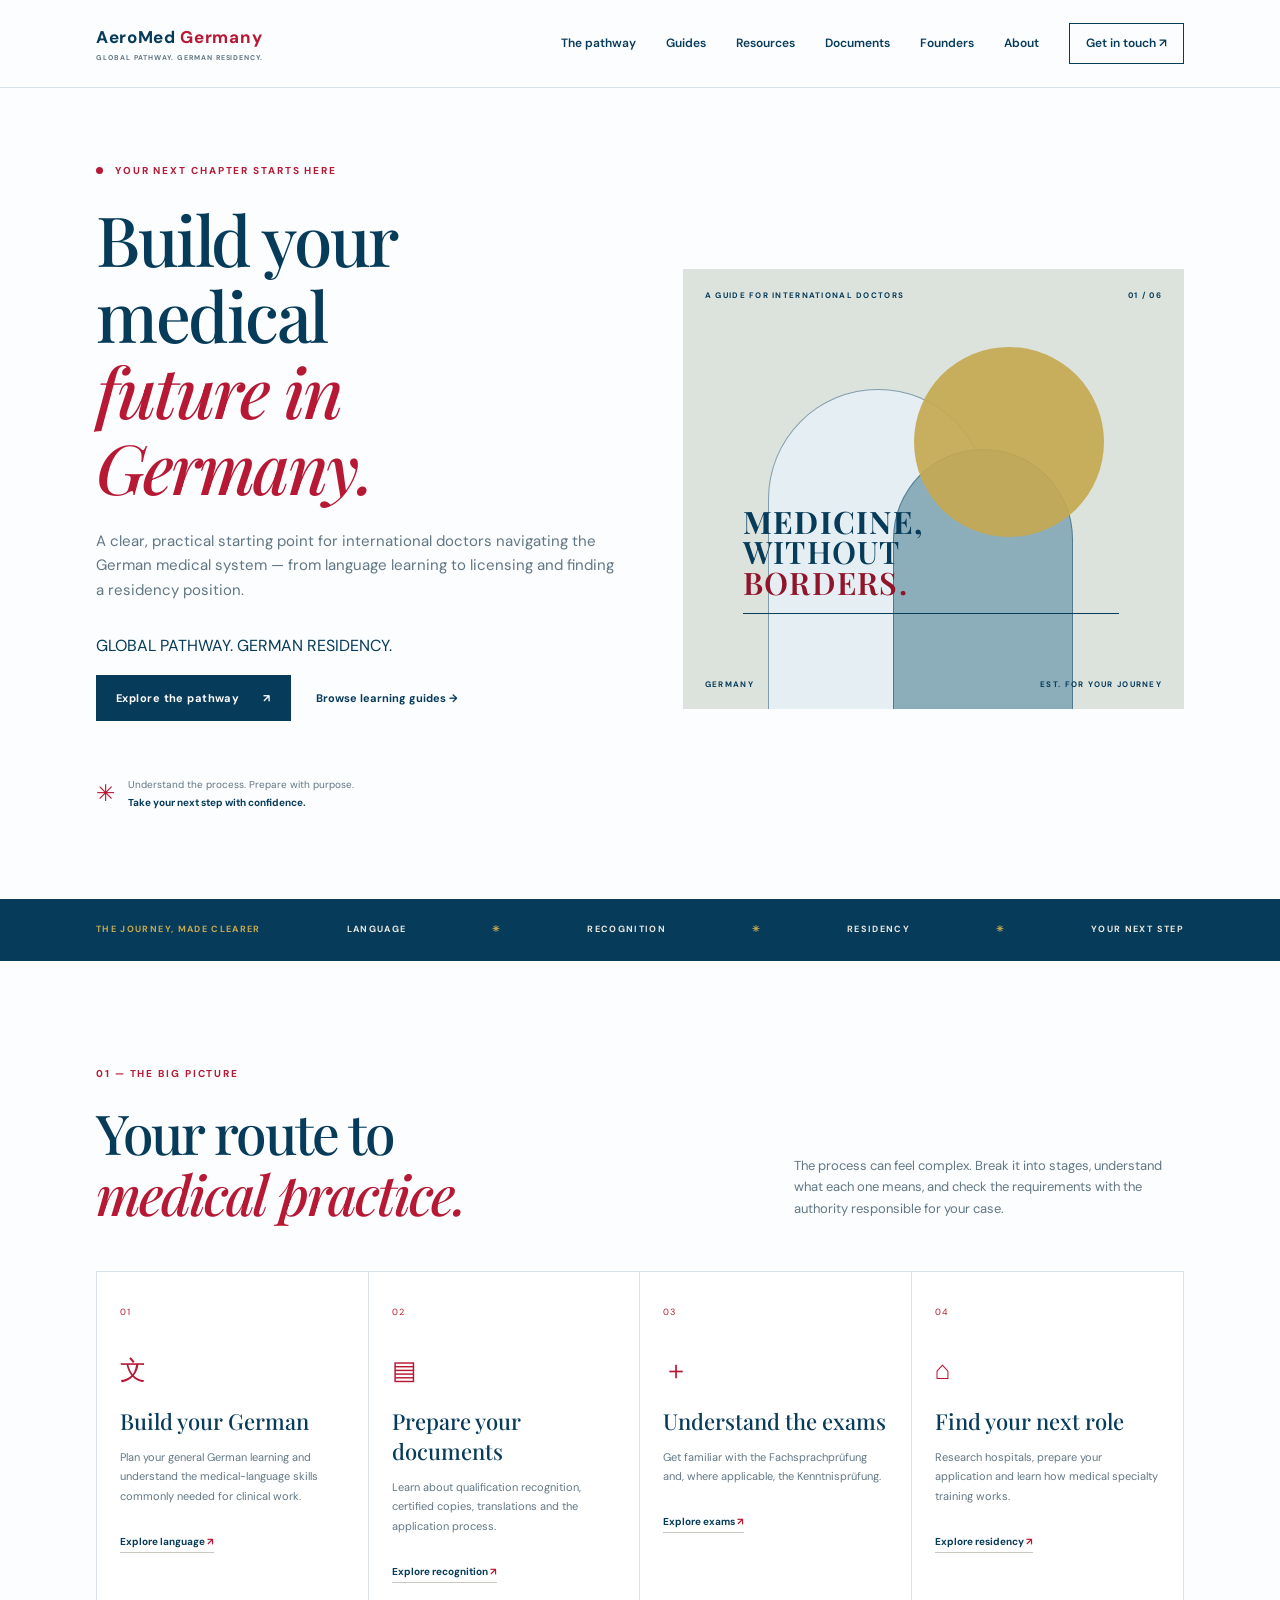
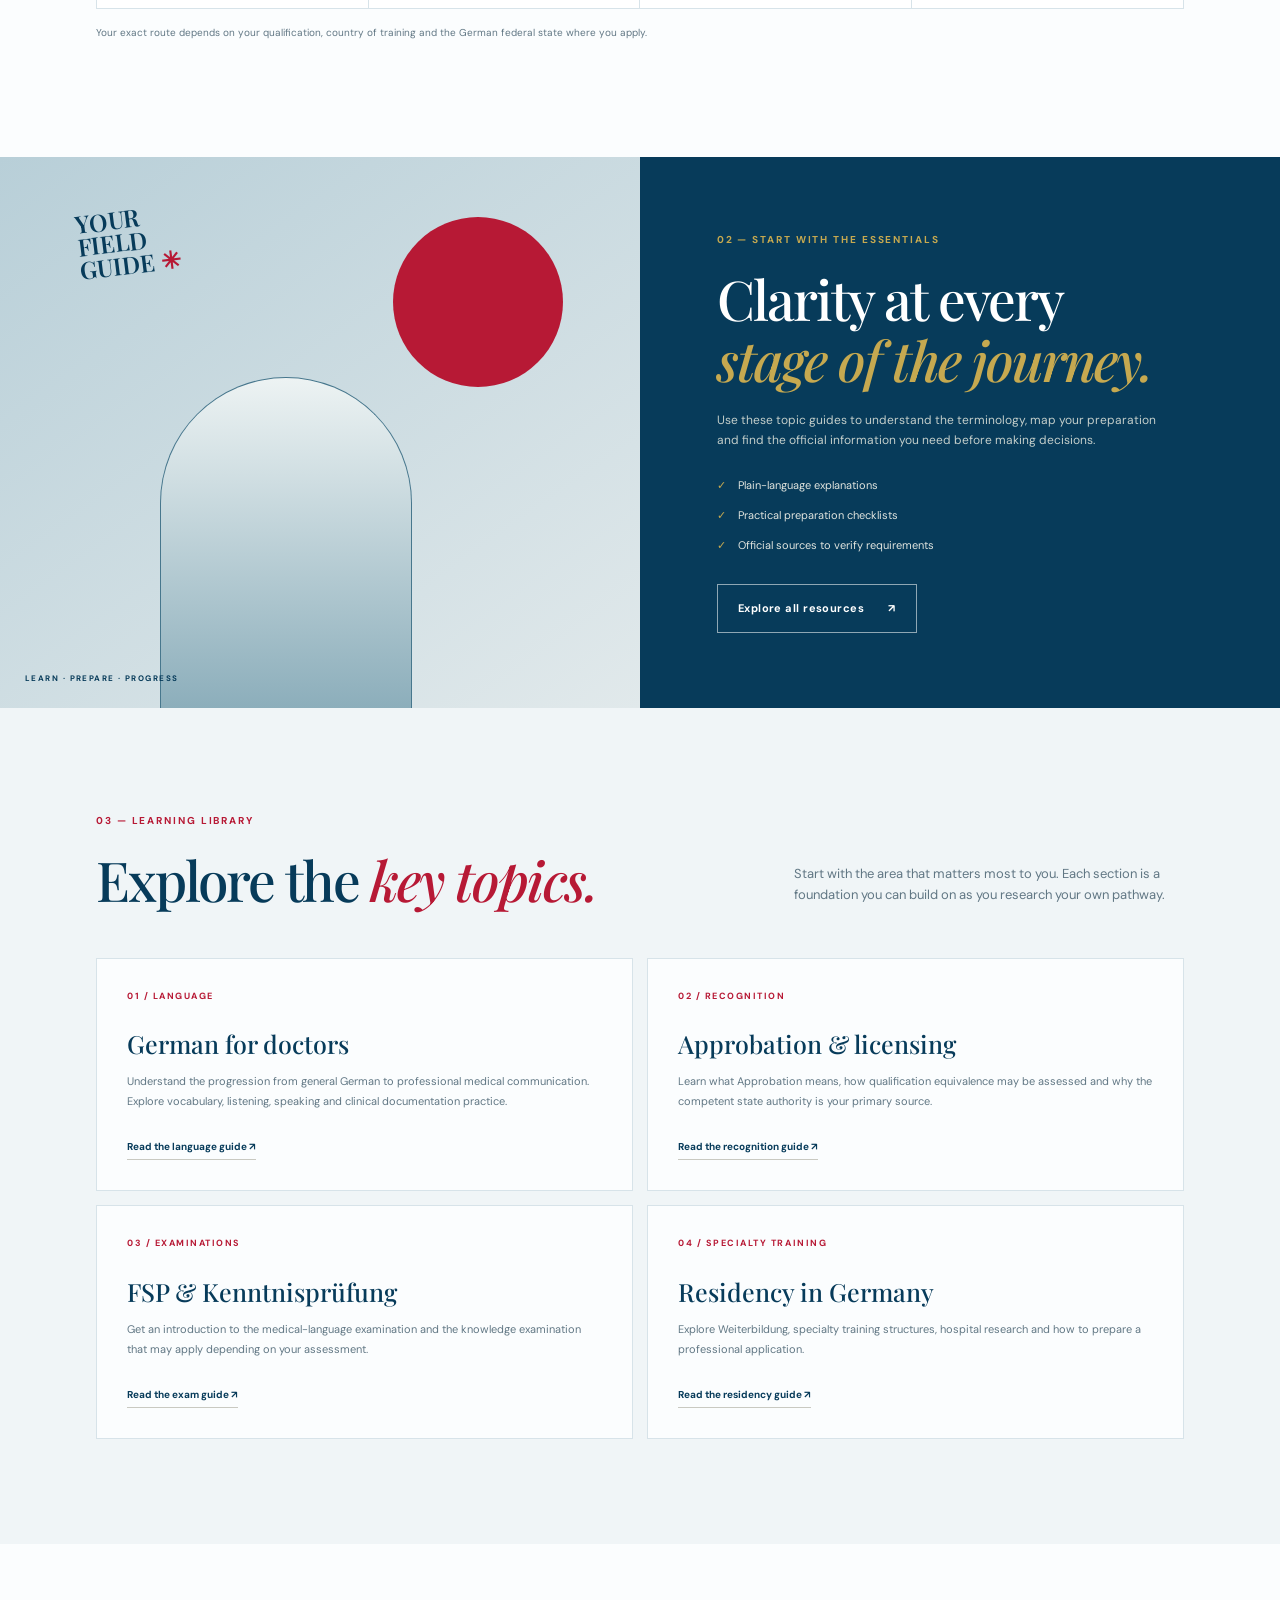
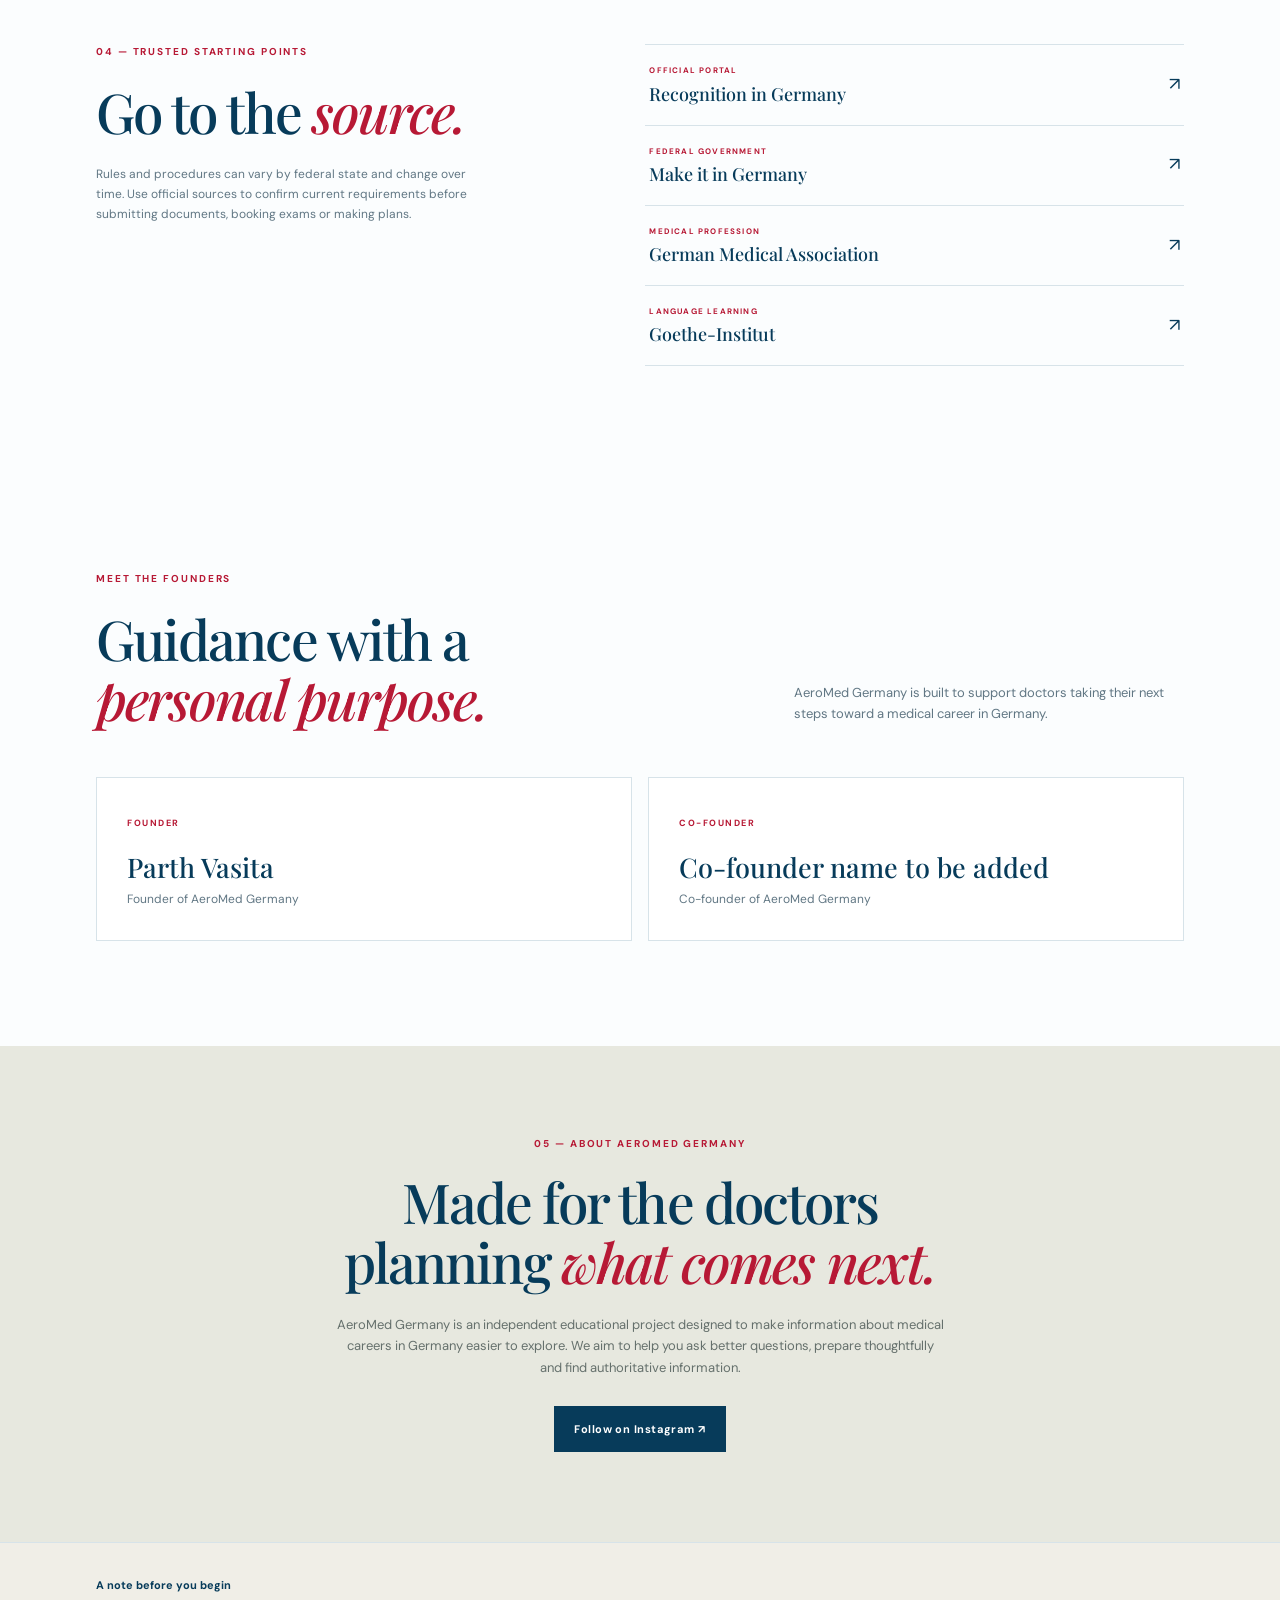
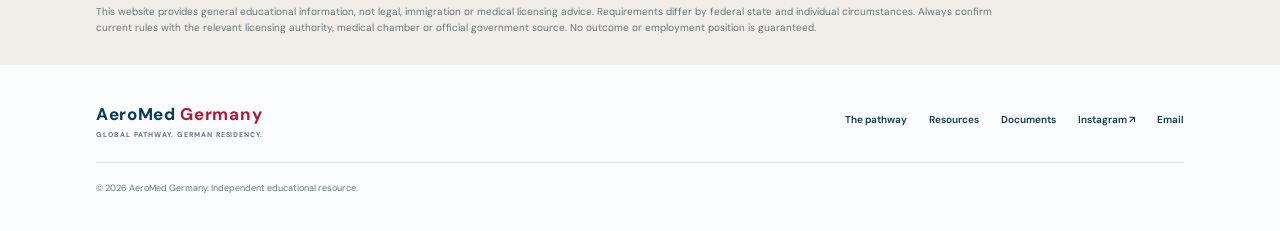
<file: index.html>
<!doctype html>
<html lang="en">
<head>
  <meta charset="utf-8">
  <meta name="viewport" content="width=device-width, initial-scale=1">
  <title>AeroMed Germany | Global Pathway. German Residency.</title>
  <meta name="description" content="AeroMed Germany supports international medical graduates exploring language learning, Approbation, exams and medical residency pathways in Germany.">
  <meta name="theme-color" content="#073b5a">
  <link rel="canonical" href="https://germanpg854.github.io/">
  
  <link rel="preconnect" href="https://fonts.googleapis.com">
  <link rel="preconnect" href="https://fonts.gstatic.com" crossorigin>
  <link href="https://fonts.googleapis.com/css2?family=DM+Sans:wght@400;500;600;700&family=Playfair+Display:wght@500;600;700&display=swap" rel="stylesheet">
  <link rel="stylesheet" href="styles.css">
</head>
<body>
  <a class="skip-link" href="#main">Skip to content</a>
  <header class="site-header">
    <a class="brand" href="index.html" aria-label="AeroMed Germany home">
      <span class="brand-name">AeroMed <span>Germany</span><small>GLOBAL PATHWAY. GERMAN RESIDENCY.</small></span>
    </a>
    <button class="menu-toggle" aria-label="Open navigation" aria-expanded="false">☰</button>
    <nav class="main-nav" aria-label="Main navigation">
      <a href="#pathway">The pathway</a><a href="#guides">Guides</a><a href="#resources">Resources</a><a href="documents.html">Documents</a><a href="#founders">Founders</a><a href="#about">About</a>
      <a class="nav-cta" href="mailto:germanpg854@gmail.com">Get in touch ↗</a>
    </nav>
  </header>

  <main id="main">
    <section class="hero">
      <div class="hero-copy">
        <p class="eyebrow"><span></span> YOUR NEXT CHAPTER STARTS HERE</p>
        <h1>Build your medical<br><em>future in Germany.</em></h1>
        <p class="hero-intro">A clear, practical starting point for international doctors navigating the German medical system — from language learning to licensing and finding a residency position.</p><p class="brand-tagline">GLOBAL PATHWAY. GERMAN RESIDENCY.</p>
        <div class="hero-actions"><a class="button button-dark" href="#pathway">Explore the pathway <span>↗</span></a><a class="text-link" href="#guides">Browse learning guides <span>→</span></a></div>
        <div class="hero-note"><span class="note-icon">✳</span><span>Understand the process. Prepare with purpose.<br><b>Take your next step with confidence.</b></span></div>
      </div>
      <div class="hero-art" aria-label="Abstract editorial illustration inspired by European architecture">
        <div class="art-top">A GUIDE FOR INTERNATIONAL DOCTORS <span>01 / 06</span></div>
        <div class="arch arch-one"></div><div class="arch arch-two"></div>
        <div class="art-sun"></div><div class="art-line"></div>
        <div class="art-caption"><b>MEDICINE,</b><br>WITHOUT<br><i>BORDERS.</i></div>
        <div class="art-bottom"><span>GERMANY</span><span>EST. FOR YOUR JOURNEY</span></div>
      </div>
    </section>

    <section class="trust-strip"><span>THE JOURNEY, MADE CLEARER</span><span>LANGUAGE</span><i>✳</i><span>RECOGNITION</span><i>✳</i><span>RESIDENCY</span><i>✳</i><span>YOUR NEXT STEP</span></section>

    <section class="section pathway-section" id="pathway">
      <div class="section-heading"><div><p class="eyebrow">01 — THE BIG PICTURE</p><h2>Your route to<br><em>medical practice.</em></h2></div><p class="section-summary">The process can feel complex. Break it into stages, understand what each one means, and check the requirements with the authority responsible for your case.</p></div>
      <div class="pathway-grid">
        <article class="path-card"><span class="card-number">01</span><div class="card-icon">文</div><h3>Build your German</h3><p>Plan your general German learning and understand the medical-language skills commonly needed for clinical work.</p><a href="language.html">Explore language <span>↗</span></a></article>
        <article class="path-card"><span class="card-number">02</span><div class="card-icon">▤</div><h3>Prepare your documents</h3><p>Learn about qualification recognition, certified copies, translations and the application process.</p><a href="approbation.html">Explore recognition <span>↗</span></a></article>
        <article class="path-card"><span class="card-number">03</span><div class="card-icon">＋</div><h3>Understand the exams</h3><p>Get familiar with the Fachsprachprüfung and, where applicable, the Kenntnisprüfung.</p><a href="exams.html">Explore exams <span>↗</span></a></article>
        <article class="path-card"><span class="card-number">04</span><div class="card-icon">⌂</div><h3>Find your next role</h3><p>Research hospitals, prepare your application and learn how medical specialty training works.</p><a href="residency.html">Explore residency <span>↗</span></a></article>
      </div>
      <p class="small-print">Your exact route depends on your qualification, country of training and the German federal state where you apply.</p>
    </section>

    <section class="feature-section" id="guides">
      <div class="feature-image"><div class="feature-stamp">YOUR<br>FIELD<br>GUIDE <span>✳</span></div><div class="feature-image-label">LEARN · PREPARE · PROGRESS</div></div>
      <div class="feature-copy"><p class="eyebrow">02 — START WITH THE ESSENTIALS</p><h2>Clarity at every<br><em>stage of the journey.</em></h2><p>Use these topic guides to understand the terminology, map your preparation and find the official information you need before making decisions.</p><ul class="check-list"><li>Plain-language explanations</li><li>Practical preparation checklists</li><li>Official sources to verify requirements</li></ul><a class="button button-light" href="#resources">Explore all resources <span>↗</span></a></div>
    </section>

    <section class="section topic-section">
      <div class="section-heading"><div><p class="eyebrow">03 — LEARNING LIBRARY</p><h2>Explore the <em>key topics.</em></h2></div><p class="section-summary">Start with the area that matters most to you. Each section is a foundation you can build on as you research your own pathway.</p></div>
      <div class="topic-grid">
        <article class="topic-card" ><div class="topic-meta">01 / LANGUAGE</div><h3>German for doctors</h3><p>Understand the progression from general German to professional medical communication. Explore vocabulary, listening, speaking and clinical documentation practice.</p><a href="language.html">Read the language guide ↗</a></article>
        <article class="topic-card" ><div class="topic-meta">02 / RECOGNITION</div><h3>Approbation & licensing</h3><p>Learn what Approbation means, how qualification equivalence may be assessed and why the competent state authority is your primary source.</p><a href="approbation.html">Read the recognition guide ↗</a></article>
        <article class="topic-card" ><div class="topic-meta">03 / EXAMINATIONS</div><h3>FSP & Kenntnisprüfung</h3><p>Get an introduction to the medical-language examination and the knowledge examination that may apply depending on your assessment.</p><a href="exams.html">Read the exam guide ↗</a></article>
        <article class="topic-card" ><div class="topic-meta">04 / SPECIALTY TRAINING</div><h3>Residency in Germany</h3><p>Explore Weiterbildung, specialty training structures, hospital research and how to prepare a professional application.</p><a href="residency.html">Read the residency guide ↗</a></article>
      </div>
    </section>

    <section class="official-section" id="resources">
      <div class="official-copy"><p class="eyebrow">04 — TRUSTED STARTING POINTS</p><h2>Go to the <em>source.</em></h2><p>Rules and procedures can vary by federal state and change over time. Use official sources to confirm current requirements before submitting documents, booking exams or making plans.</p></div>
      <div class="resource-list">
        <a href="https://www.anerkennung-in-deutschland.de/html/en/" target="_blank" rel="noopener"><span><small>OFFICIAL PORTAL</small><b>Recognition in Germany</b></span><span>↗</span></a>
        <a href="https://www.make-it-in-germany.com/en/" target="_blank" rel="noopener"><span><small>FEDERAL GOVERNMENT</small><b>Make it in Germany</b></span><span>↗</span></a>
        <a href="https://www.bundesaerztekammer.de/" target="_blank" rel="noopener"><span><small>MEDICAL PROFESSION</small><b>German Medical Association</b></span><span>↗</span></a>
        <a href="https://www.goethe.de/en/" target="_blank" rel="noopener"><span><small>LANGUAGE LEARNING</small><b>Goethe-Institut</b></span><span>↗</span></a>
      </div>
    </section>

    <section class="founders-section section" id="founders">
      <div class="section-heading"><div><p class="eyebrow">MEET THE FOUNDERS</p><h2>Guidance with a<br><em>personal purpose.</em></h2></div><p class="section-summary">AeroMed Germany is built to support doctors taking their next steps toward a medical career in Germany.</p></div>
      <div class="founder-grid">
        <article class="founder-card"><span class="founder-role">FOUNDER</span><h3>Parth Vasita</h3><p>Founder of AeroMed Germany</p></article>
        <article class="founder-card"><span class="founder-role">CO-FOUNDER</span><h3>Co-founder name to be added</h3><p><!-- Update the name above when ready. -->Co-founder of AeroMed Germany</p></article>
      </div>
    </section>
    <section class="about-section" id="about"><p class="eyebrow">05 — ABOUT AEROMED GERMANY</p><h2>Made for the doctors<br>planning <em>what comes next.</em></h2><p>AeroMed Germany is an independent educational project designed to make information about medical careers in Germany easier to explore. We aim to help you ask better questions, prepare thoughtfully and find authoritative information.</p><a class="button button-dark" href="https://www.instagram.com/germanpg854/" target="_blank" rel="noopener">Follow on Instagram ↗</a></section>

    <section class="disclaimer"><b>A note before you begin</b><p>This website provides general educational information, not legal, immigration or medical licensing advice. Requirements differ by federal state and individual circumstances. Always confirm current rules with the relevant licensing authority, medical chamber or official government source. No outcome or employment position is guaranteed.</p></section>
  </main>

  <footer class="site-footer"><a class="brand footer-brand" href="index.html"><span class="brand-name">AeroMed <span>Germany</span><small>GLOBAL PATHWAY. GERMAN RESIDENCY.</small></span></a><div class="footer-links"><a href="#pathway">The pathway</a><a href="#resources">Resources</a><a href="documents.html">Documents</a><a href="https://www.instagram.com/germanpg854/" target="_blank" rel="noopener">Instagram ↗</a><a href="mailto:germanpg854@gmail.com">Email</a></div><p>© <span id="year"></span> AeroMed Germany. Independent educational resource.</p></footer>
  <script src="script.js"></script>
</body>
</html>
</file>
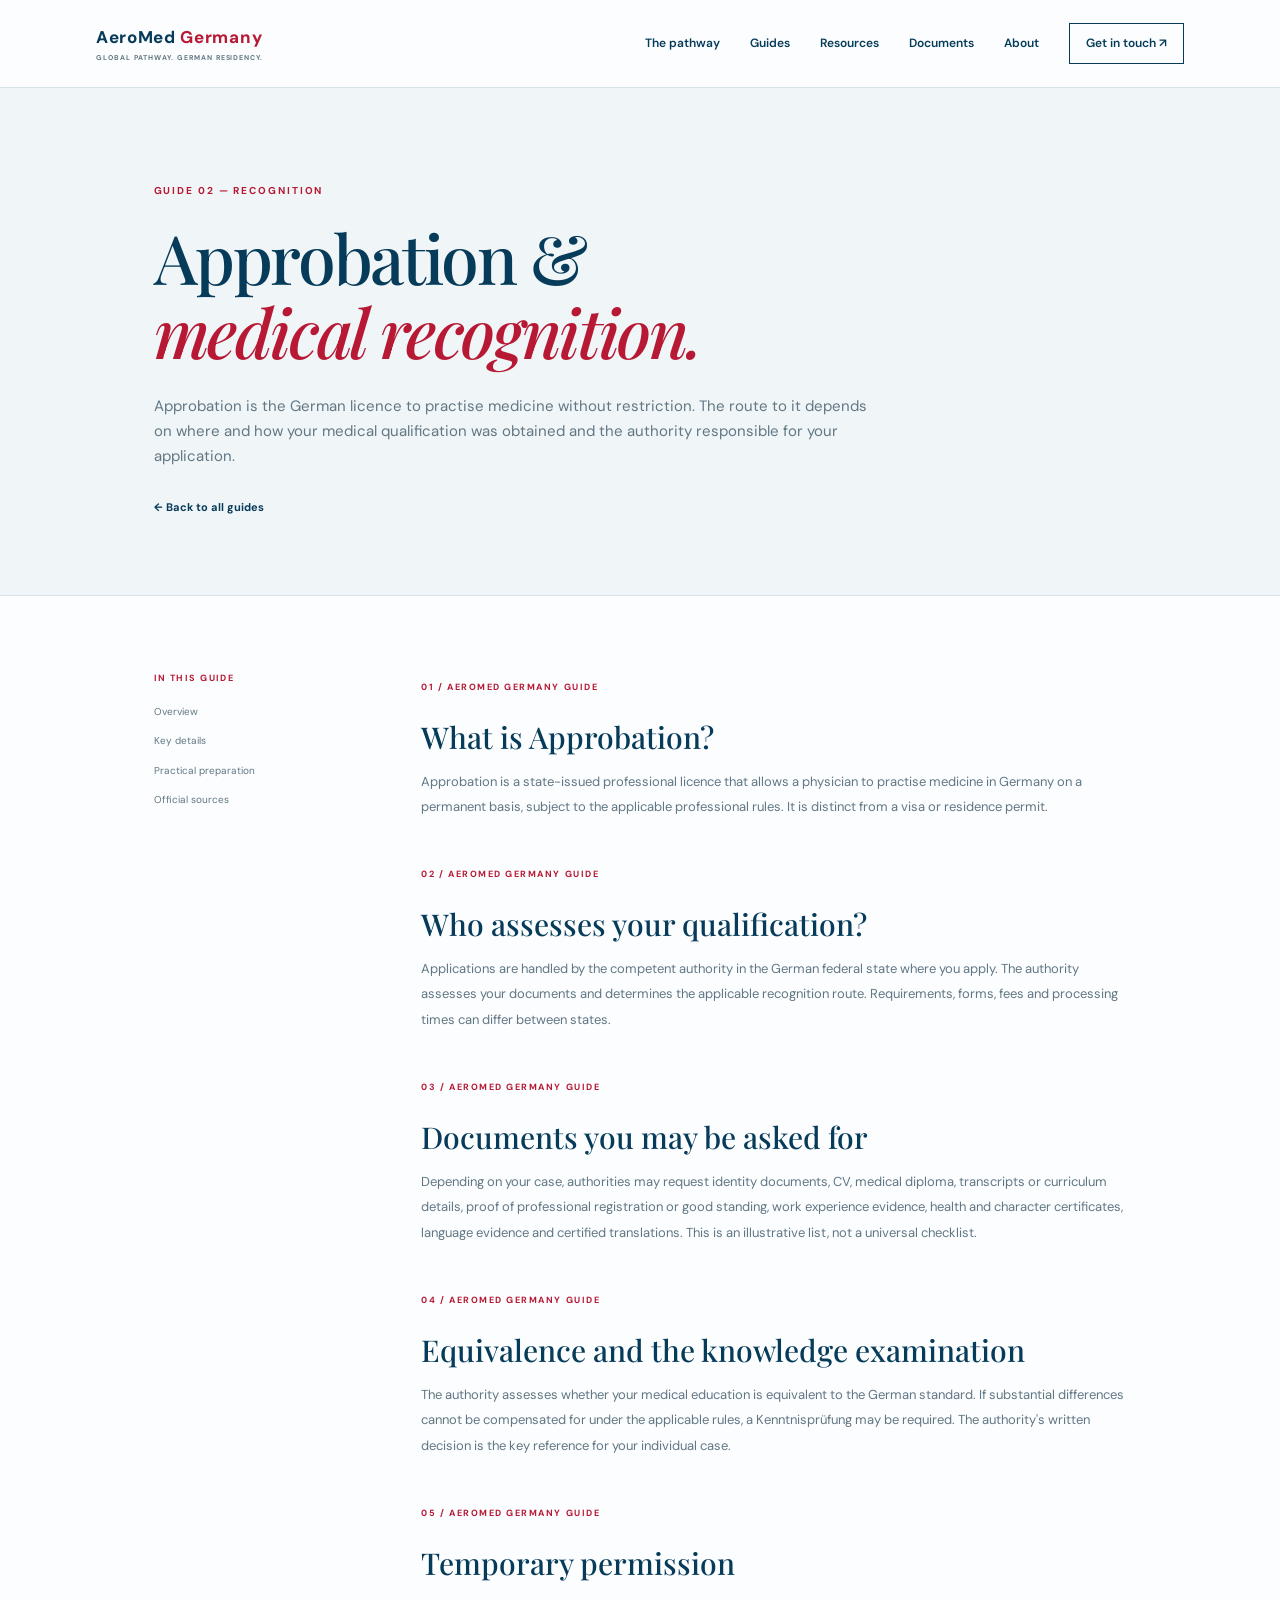
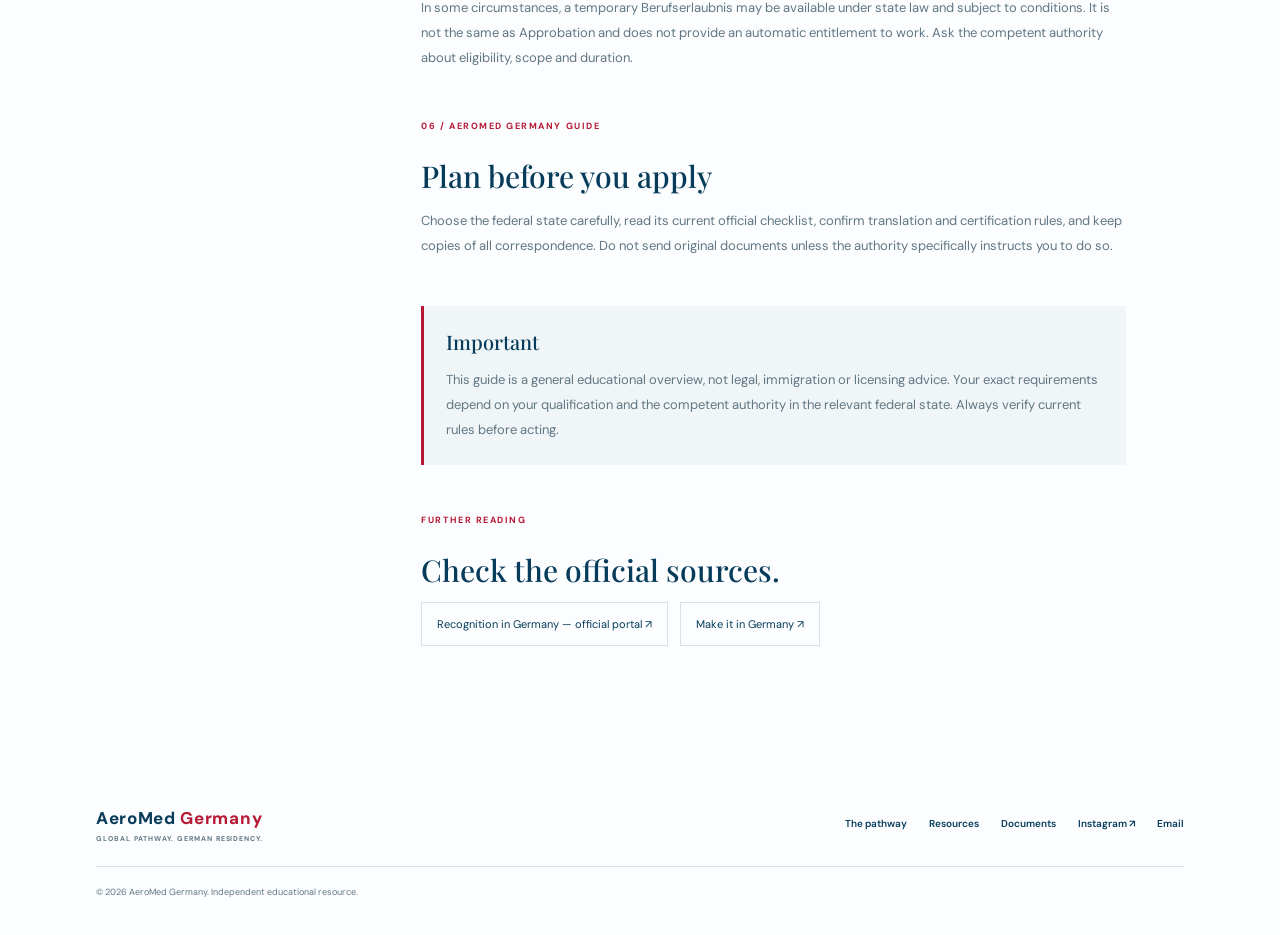
<file: approbation.html>
<!doctype html>
<html lang="en"><head><meta charset="utf-8"><meta name="viewport" content="width=device-width, initial-scale=1">
<meta name="theme-color" content="#073b5a">
<link rel="preconnect" href="https://fonts.googleapis.com"><link rel="preconnect" href="https://fonts.gstatic.com" crossorigin>
<link href="https://fonts.googleapis.com/css2?family=DM+Sans:wght@400;500;600;700&family=Playfair+Display:wght@500;600;700&display=swap" rel="stylesheet"><link rel="stylesheet" href="styles.css">
<link rel="canonical" href="https://germanpg854.github.io/approbation.html"></head><body><header class="site-header"><a class="brand" href="index.html"><span class="brand-name">AeroMed <span>Germany</span><small>GLOBAL PATHWAY. GERMAN RESIDENCY.</small></span></a><button class="menu-toggle" aria-label="Open navigation" aria-expanded="false">☰</button><nav class="main-nav"><a href="index.html#pathway">The pathway</a><a href="index.html#guides">Guides</a><a href="index.html#resources">Resources</a><a href="documents.html">Documents</a><a href="index.html#about">About</a><a class="nav-cta" href="mailto:germanpg854@gmail.com">Get in touch ↗</a></nav></header><main id="main">
<title>Approbation & Medical Licensing in Germany | AeroMed Germany</title><meta name="description" content="An introduction to medical qualification recognition and Approbation for international doctors considering Germany."><section class="article-hero"><p class="eyebrow">GUIDE 02 — RECOGNITION</p><h1>Approbation &<br><em>medical recognition.</em></h1><p class="article-intro">Approbation is the German licence to practise medicine without restriction. The route to it depends on where and how your medical qualification was obtained and the authority responsible for your application.</p><a class="text-link" href="index.html#guides">← Back to all guides</a></section>
<section class="article-body"><aside class="article-aside"><b>IN THIS GUIDE</b><a href="#section-1">Overview</a><a href="#section-2">Key details</a><a href="#section-3">Practical preparation</a><a href="#official">Official sources</a></aside><div class="article-content"><section id="section-1"><p class="topic-meta">01 / AEROMED GERMANY GUIDE</p><h2>What is Approbation?</h2><p>Approbation is a state-issued professional licence that allows a physician to practise medicine in Germany on a permanent basis, subject to the applicable professional rules. It is distinct from a visa or residence permit.</p></section><section id="section-2"><p class="topic-meta">02 / AEROMED GERMANY GUIDE</p><h2>Who assesses your qualification?</h2><p>Applications are handled by the competent authority in the German federal state where you apply. The authority assesses your documents and determines the applicable recognition route. Requirements, forms, fees and processing times can differ between states.</p></section><section id="section-3"><p class="topic-meta">03 / AEROMED GERMANY GUIDE</p><h2>Documents you may be asked for</h2><p>Depending on your case, authorities may request identity documents, CV, medical diploma, transcripts or curriculum details, proof of professional registration or good standing, work experience evidence, health and character certificates, language evidence and certified translations. This is an illustrative list, not a universal checklist.</p></section><section id="section-4"><p class="topic-meta">04 / AEROMED GERMANY GUIDE</p><h2>Equivalence and the knowledge examination</h2><p>The authority assesses whether your medical education is equivalent to the German standard. If substantial differences cannot be compensated for under the applicable rules, a Kenntnisprüfung may be required. The authority's written decision is the key reference for your individual case.</p></section><section id="section-5"><p class="topic-meta">05 / AEROMED GERMANY GUIDE</p><h2>Temporary permission</h2><p>In some circumstances, a temporary Berufserlaubnis may be available under state law and subject to conditions. It is not the same as Approbation and does not provide an automatic entitlement to work. Ask the competent authority about eligibility, scope and duration.</p></section><section id="section-6"><p class="topic-meta">06 / AEROMED GERMANY GUIDE</p><h2>Plan before you apply</h2><p>Choose the federal state carefully, read its current official checklist, confirm translation and certification rules, and keep copies of all correspondence. Do not send original documents unless the authority specifically instructs you to do so.</p></section><section class="article-callout"><b>Important</b><p>This guide is a general educational overview, not legal, immigration or licensing advice. Your exact requirements depend on your qualification and the competent authority in the relevant federal state. Always verify current rules before acting.</p></section><section id="official"><p class="topic-meta">FURTHER READING</p><h2>Check the official sources.</h2><div class="article-links"><a href="https://www.anerkennung-in-deutschland.de/html/en/" target="_blank" rel="noopener">Recognition in Germany — official portal ↗</a><a href="https://www.make-it-in-germany.com/en/" target="_blank" rel="noopener">Make it in Germany ↗</a></div></section></div></section></main><footer class="site-footer"><a class="brand footer-brand" href="index.html"><span class="brand-name">AeroMed <span>Germany</span><small>GLOBAL PATHWAY. GERMAN RESIDENCY.</small></span></a><div class="footer-links"><a href="index.html#pathway">The pathway</a><a href="index.html#resources">Resources</a><a href="documents.html">Documents</a><a href="https://www.instagram.com/germanpg854/" target="_blank" rel="noopener">Instagram ↗</a><a href="mailto:germanpg854@gmail.com">Email</a></div><p>© <span id="year"></span> AeroMed Germany. Independent educational resource.</p></footer><script src="script.js"></script></body></html>
</file>
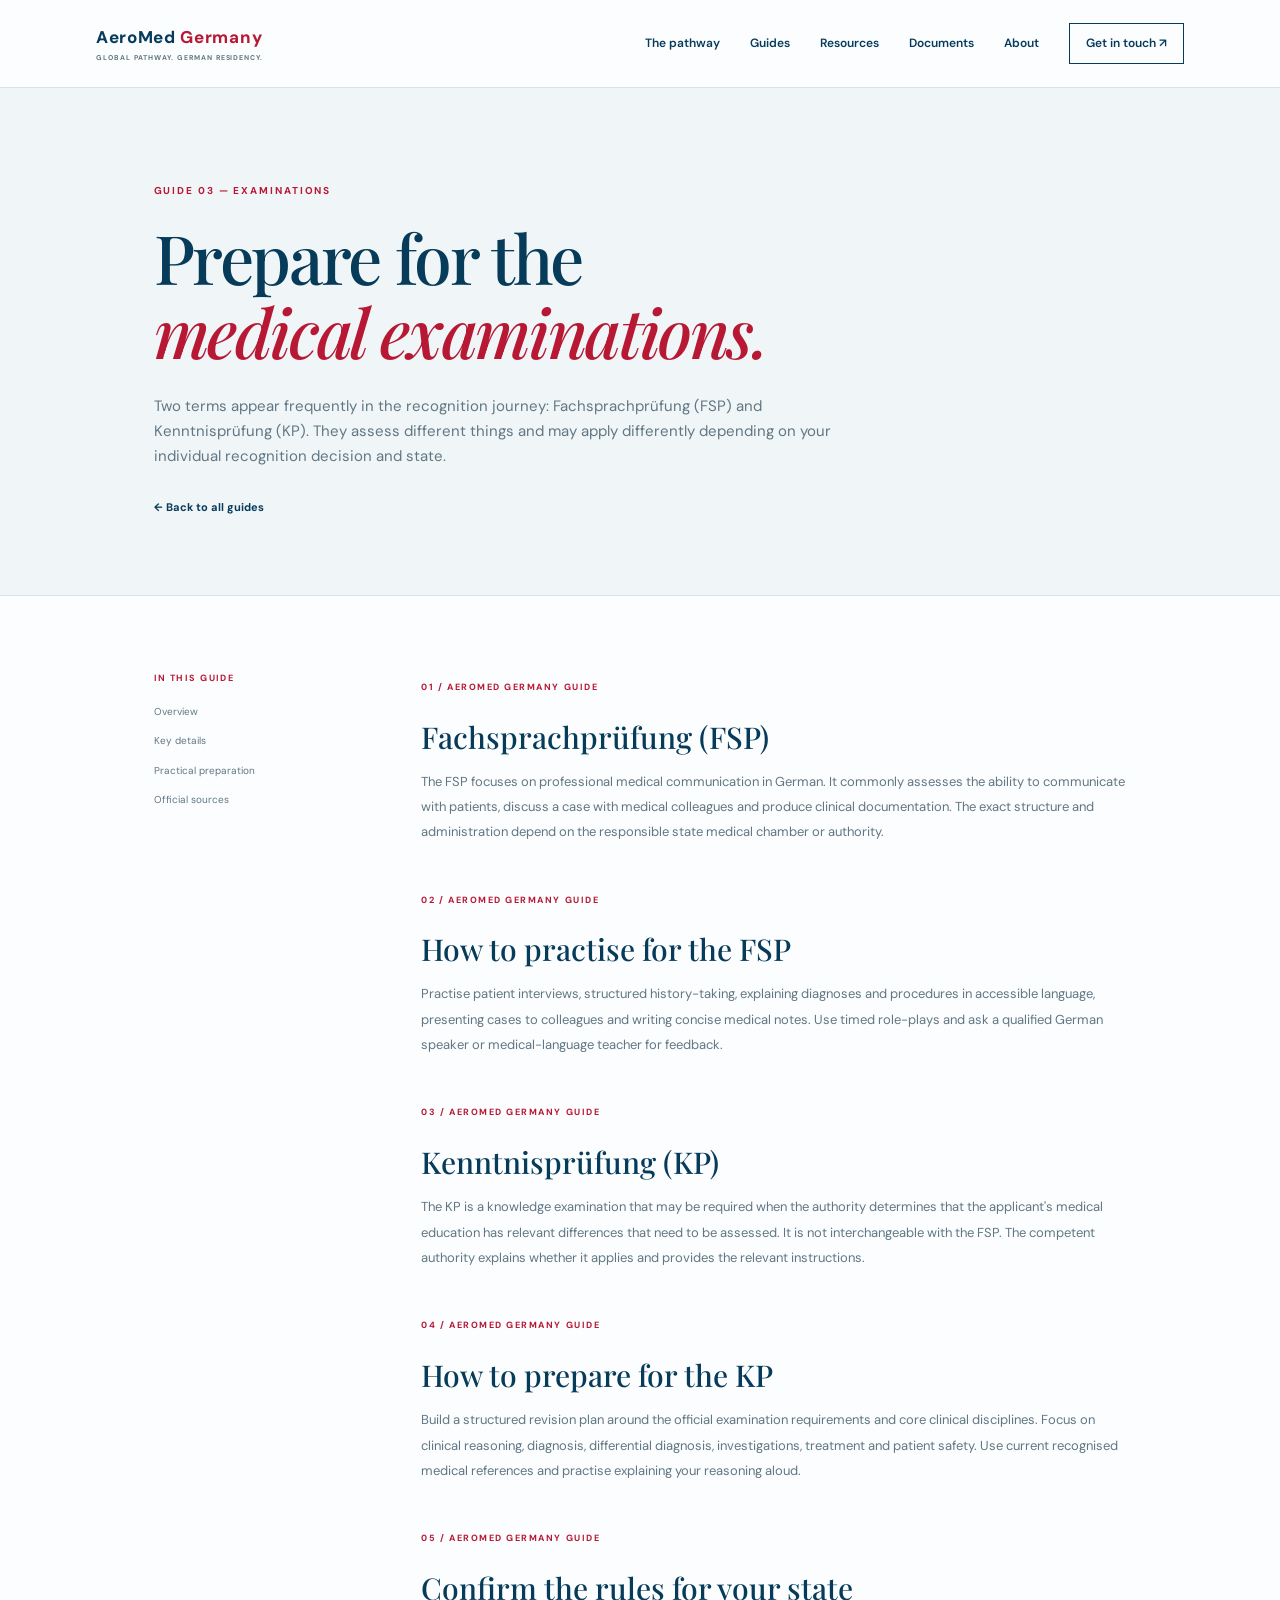
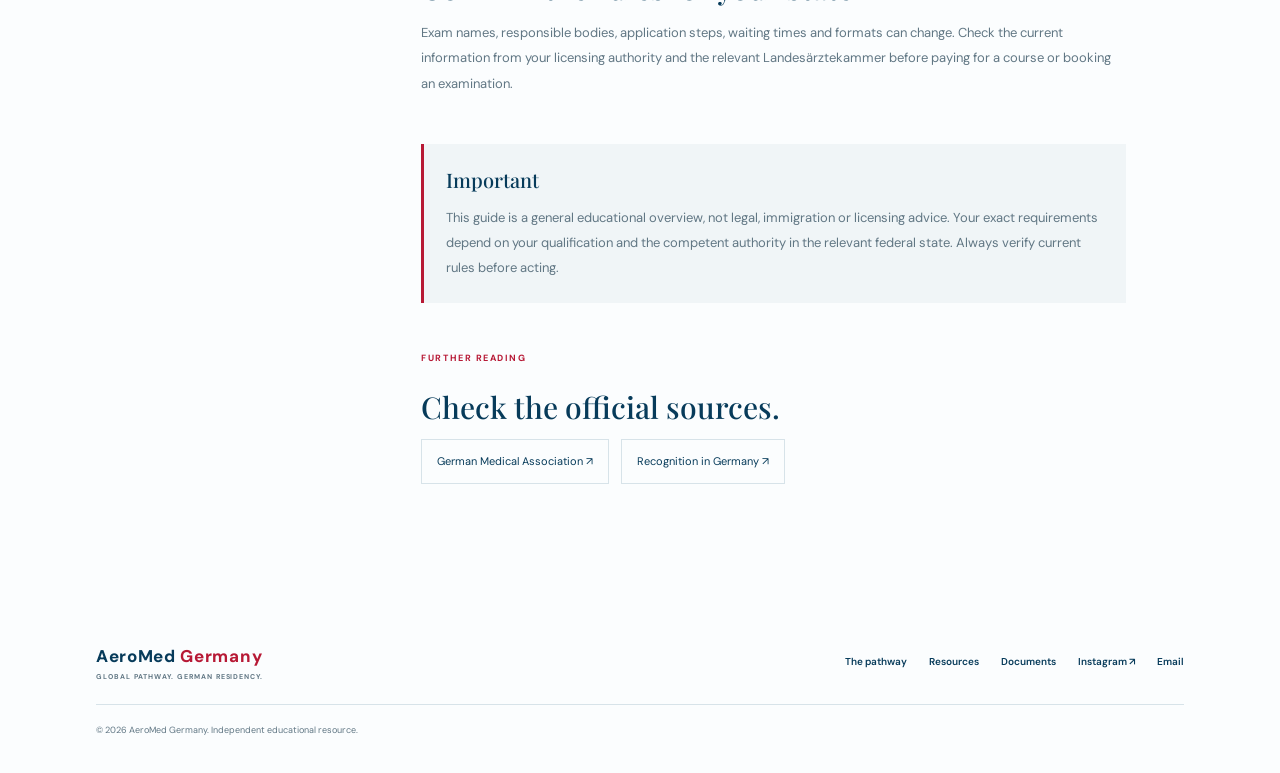
<file: exams.html>
<!doctype html>
<html lang="en"><head><meta charset="utf-8"><meta name="viewport" content="width=device-width, initial-scale=1">
<meta name="theme-color" content="#073b5a">
<link rel="preconnect" href="https://fonts.googleapis.com"><link rel="preconnect" href="https://fonts.gstatic.com" crossorigin>
<link href="https://fonts.googleapis.com/css2?family=DM+Sans:wght@400;500;600;700&family=Playfair+Display:wght@500;600;700&display=swap" rel="stylesheet"><link rel="stylesheet" href="styles.css">
<link rel="canonical" href="https://germanpg854.github.io/exams.html"></head><body><header class="site-header"><a class="brand" href="index.html"><span class="brand-name">AeroMed <span>Germany</span><small>GLOBAL PATHWAY. GERMAN RESIDENCY.</small></span></a><button class="menu-toggle" aria-label="Open navigation" aria-expanded="false">☰</button><nav class="main-nav"><a href="index.html#pathway">The pathway</a><a href="index.html#guides">Guides</a><a href="index.html#resources">Resources</a><a href="documents.html">Documents</a><a href="index.html#about">About</a><a class="nav-cta" href="mailto:germanpg854@gmail.com">Get in touch ↗</a></nav></header><main id="main">
<title>FSP & Kenntnisprüfung Guide for Doctors | AeroMed Germany</title><meta name="description" content="An introduction to the Fachsprachprüfung and Kenntnisprüfung for international medical graduates in Germany."><section class="article-hero"><p class="eyebrow">GUIDE 03 — EXAMINATIONS</p><h1>Prepare for the<br><em>medical examinations.</em></h1><p class="article-intro">Two terms appear frequently in the recognition journey: Fachsprachprüfung (FSP) and Kenntnisprüfung (KP). They assess different things and may apply differently depending on your individual recognition decision and state.</p><a class="text-link" href="index.html#guides">← Back to all guides</a></section>
<section class="article-body"><aside class="article-aside"><b>IN THIS GUIDE</b><a href="#section-1">Overview</a><a href="#section-2">Key details</a><a href="#section-3">Practical preparation</a><a href="#official">Official sources</a></aside><div class="article-content"><section id="section-1"><p class="topic-meta">01 / AEROMED GERMANY GUIDE</p><h2>Fachsprachprüfung (FSP)</h2><p>The FSP focuses on professional medical communication in German. It commonly assesses the ability to communicate with patients, discuss a case with medical colleagues and produce clinical documentation. The exact structure and administration depend on the responsible state medical chamber or authority.</p></section><section id="section-2"><p class="topic-meta">02 / AEROMED GERMANY GUIDE</p><h2>How to practise for the FSP</h2><p>Practise patient interviews, structured history-taking, explaining diagnoses and procedures in accessible language, presenting cases to colleagues and writing concise medical notes. Use timed role-plays and ask a qualified German speaker or medical-language teacher for feedback.</p></section><section id="section-3"><p class="topic-meta">03 / AEROMED GERMANY GUIDE</p><h2>Kenntnisprüfung (KP)</h2><p>The KP is a knowledge examination that may be required when the authority determines that the applicant's medical education has relevant differences that need to be assessed. It is not interchangeable with the FSP. The competent authority explains whether it applies and provides the relevant instructions.</p></section><section id="section-4"><p class="topic-meta">04 / AEROMED GERMANY GUIDE</p><h2>How to prepare for the KP</h2><p>Build a structured revision plan around the official examination requirements and core clinical disciplines. Focus on clinical reasoning, diagnosis, differential diagnosis, investigations, treatment and patient safety. Use current recognised medical references and practise explaining your reasoning aloud.</p></section><section id="section-5"><p class="topic-meta">05 / AEROMED GERMANY GUIDE</p><h2>Confirm the rules for your state</h2><p>Exam names, responsible bodies, application steps, waiting times and formats can change. Check the current information from your licensing authority and the relevant Landesärztekammer before paying for a course or booking an examination.</p></section><section class="article-callout"><b>Important</b><p>This guide is a general educational overview, not legal, immigration or licensing advice. Your exact requirements depend on your qualification and the competent authority in the relevant federal state. Always verify current rules before acting.</p></section><section id="official"><p class="topic-meta">FURTHER READING</p><h2>Check the official sources.</h2><div class="article-links"><a href="https://www.bundesaerztekammer.de/" target="_blank" rel="noopener">German Medical Association ↗</a><a href="https://www.anerkennung-in-deutschland.de/html/en/" target="_blank" rel="noopener">Recognition in Germany ↗</a></div></section></div></section></main><footer class="site-footer"><a class="brand footer-brand" href="index.html"><span class="brand-name">AeroMed <span>Germany</span><small>GLOBAL PATHWAY. GERMAN RESIDENCY.</small></span></a><div class="footer-links"><a href="index.html#pathway">The pathway</a><a href="index.html#resources">Resources</a><a href="documents.html">Documents</a><a href="https://www.instagram.com/germanpg854/" target="_blank" rel="noopener">Instagram ↗</a><a href="mailto:germanpg854@gmail.com">Email</a></div><p>© <span id="year"></span> AeroMed Germany. Independent educational resource.</p></footer><script src="script.js"></script></body></html>
</file>
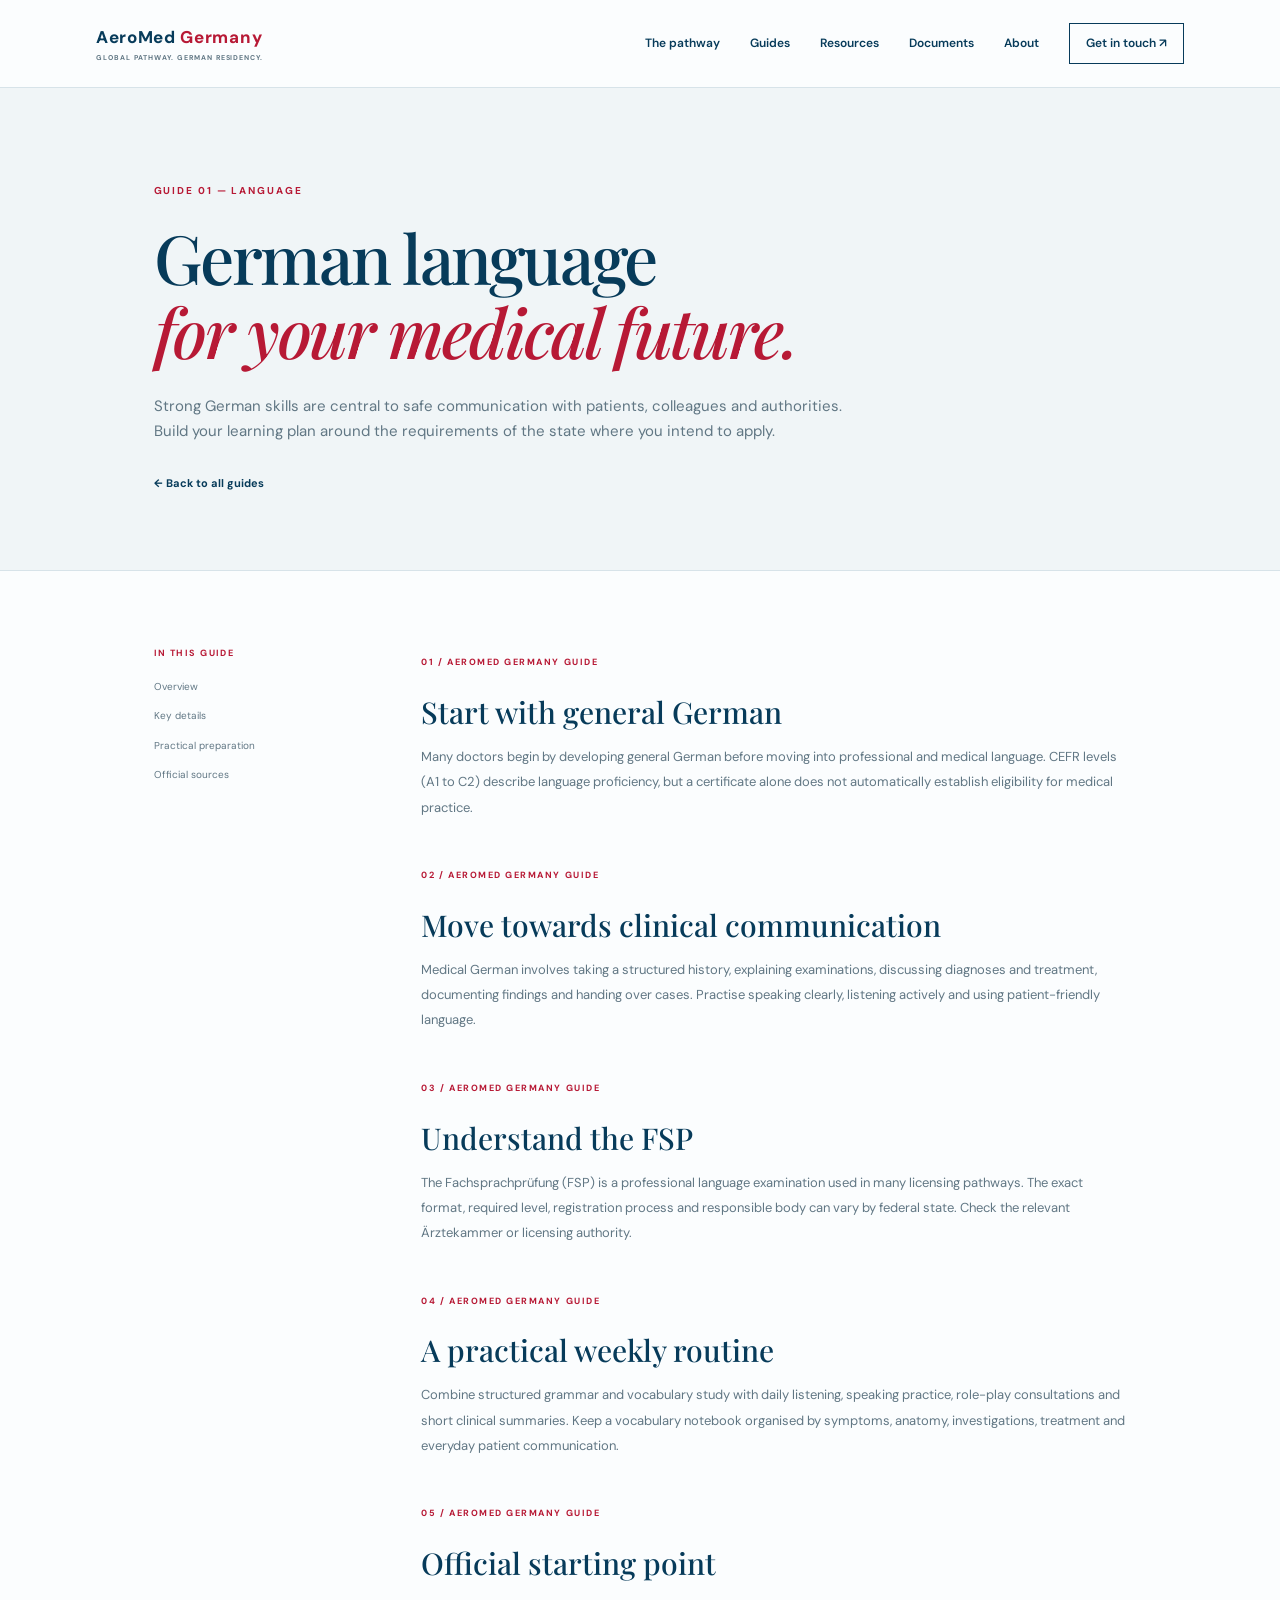
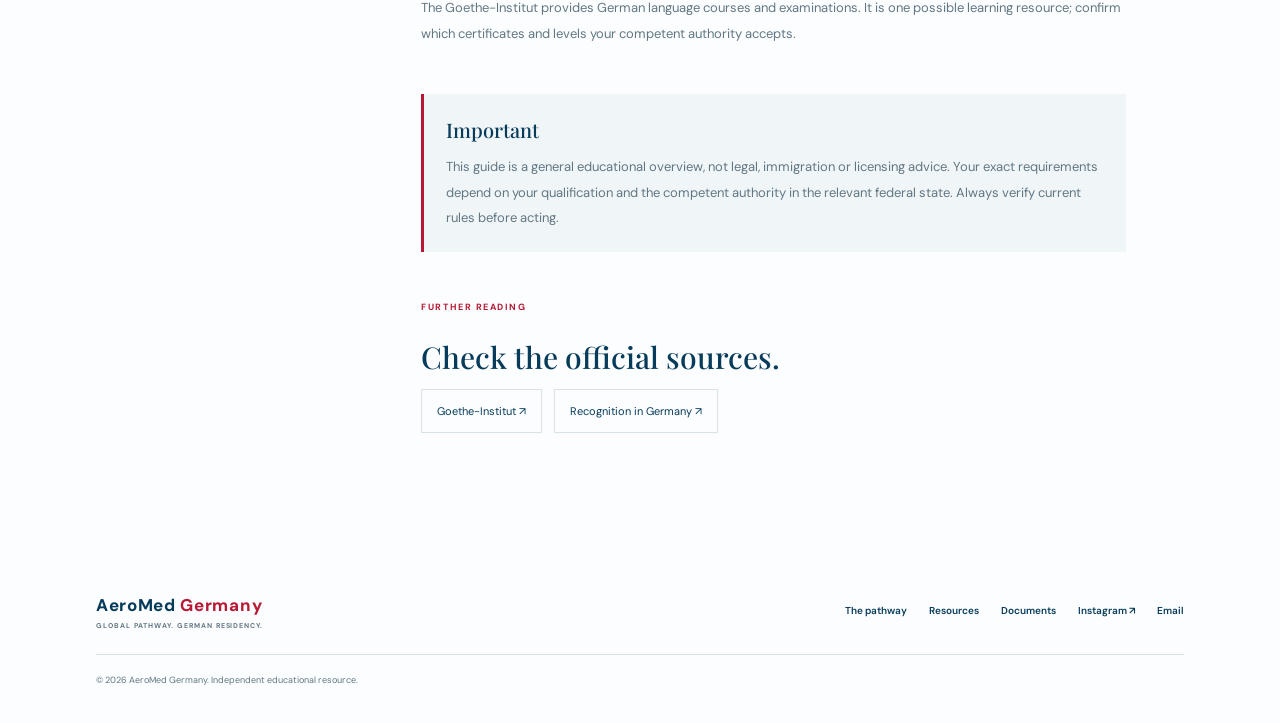
<file: language.html>
<!doctype html>
<html lang="en"><head><meta charset="utf-8"><meta name="viewport" content="width=device-width, initial-scale=1">
<meta name="theme-color" content="#073b5a">
<link rel="preconnect" href="https://fonts.googleapis.com"><link rel="preconnect" href="https://fonts.gstatic.com" crossorigin>
<link href="https://fonts.googleapis.com/css2?family=DM+Sans:wght@400;500;600;700&family=Playfair+Display:wght@500;600;700&display=swap" rel="stylesheet"><link rel="stylesheet" href="styles.css">
<link rel="canonical" href="https://germanpg854.github.io/language.html"></head><body><header class="site-header"><a class="brand" href="index.html"><span class="brand-name">AeroMed <span>Germany</span><small>GLOBAL PATHWAY. GERMAN RESIDENCY.</small></span></a><button class="menu-toggle" aria-label="Open navigation" aria-expanded="false">☰</button><nav class="main-nav"><a href="index.html#pathway">The pathway</a><a href="index.html#guides">Guides</a><a href="index.html#resources">Resources</a><a href="documents.html">Documents</a><a href="index.html#about">About</a><a class="nav-cta" href="mailto:germanpg854@gmail.com">Get in touch ↗</a></nav></header><main id="main">
<title>German Language for Doctors in Germany | AeroMed Germany</title><meta name="description" content="A practical overview of German language learning for international doctors, including general German, medical communication and preparation."><section class="article-hero"><p class="eyebrow">GUIDE 01 — LANGUAGE</p><h1>German language<br><em>for your medical future.</em></h1><p class="article-intro">Strong German skills are central to safe communication with patients, colleagues and authorities. Build your learning plan around the requirements of the state where you intend to apply.</p><a class="text-link" href="index.html#guides">← Back to all guides</a></section>
<section class="article-body"><aside class="article-aside"><b>IN THIS GUIDE</b><a href="#section-1">Overview</a><a href="#section-2">Key details</a><a href="#section-3">Practical preparation</a><a href="#official">Official sources</a></aside><div class="article-content"><section id="section-1"><p class="topic-meta">01 / AEROMED GERMANY GUIDE</p><h2>Start with general German</h2><p>Many doctors begin by developing general German before moving into professional and medical language. CEFR levels (A1 to C2) describe language proficiency, but a certificate alone does not automatically establish eligibility for medical practice.</p></section><section id="section-2"><p class="topic-meta">02 / AEROMED GERMANY GUIDE</p><h2>Move towards clinical communication</h2><p>Medical German involves taking a structured history, explaining examinations, discussing diagnoses and treatment, documenting findings and handing over cases. Practise speaking clearly, listening actively and using patient-friendly language.</p></section><section id="section-3"><p class="topic-meta">03 / AEROMED GERMANY GUIDE</p><h2>Understand the FSP</h2><p>The Fachsprachprüfung (FSP) is a professional language examination used in many licensing pathways. The exact format, required level, registration process and responsible body can vary by federal state. Check the relevant Ärztekammer or licensing authority.</p></section><section id="section-4"><p class="topic-meta">04 / AEROMED GERMANY GUIDE</p><h2>A practical weekly routine</h2><p>Combine structured grammar and vocabulary study with daily listening, speaking practice, role-play consultations and short clinical summaries. Keep a vocabulary notebook organised by symptoms, anatomy, investigations, treatment and everyday patient communication.</p></section><section id="section-5"><p class="topic-meta">05 / AEROMED GERMANY GUIDE</p><h2>Official starting point</h2><p>The Goethe-Institut provides German language courses and examinations. It is one possible learning resource; confirm which certificates and levels your competent authority accepts.</p></section><section class="article-callout"><b>Important</b><p>This guide is a general educational overview, not legal, immigration or licensing advice. Your exact requirements depend on your qualification and the competent authority in the relevant federal state. Always verify current rules before acting.</p></section><section id="official"><p class="topic-meta">FURTHER READING</p><h2>Check the official sources.</h2><div class="article-links"><a href="https://www.goethe.de/en/" target="_blank" rel="noopener">Goethe-Institut ↗</a><a href="https://www.anerkennung-in-deutschland.de/html/en/" target="_blank" rel="noopener">Recognition in Germany ↗</a></div></section></div></section></main><footer class="site-footer"><a class="brand footer-brand" href="index.html"><span class="brand-name">AeroMed <span>Germany</span><small>GLOBAL PATHWAY. GERMAN RESIDENCY.</small></span></a><div class="footer-links"><a href="index.html#pathway">The pathway</a><a href="index.html#resources">Resources</a><a href="documents.html">Documents</a><a href="https://www.instagram.com/germanpg854/" target="_blank" rel="noopener">Instagram ↗</a><a href="mailto:germanpg854@gmail.com">Email</a></div><p>© <span id="year"></span> AeroMed Germany. Independent educational resource.</p></footer><script src="script.js"></script></body></html>
</file>
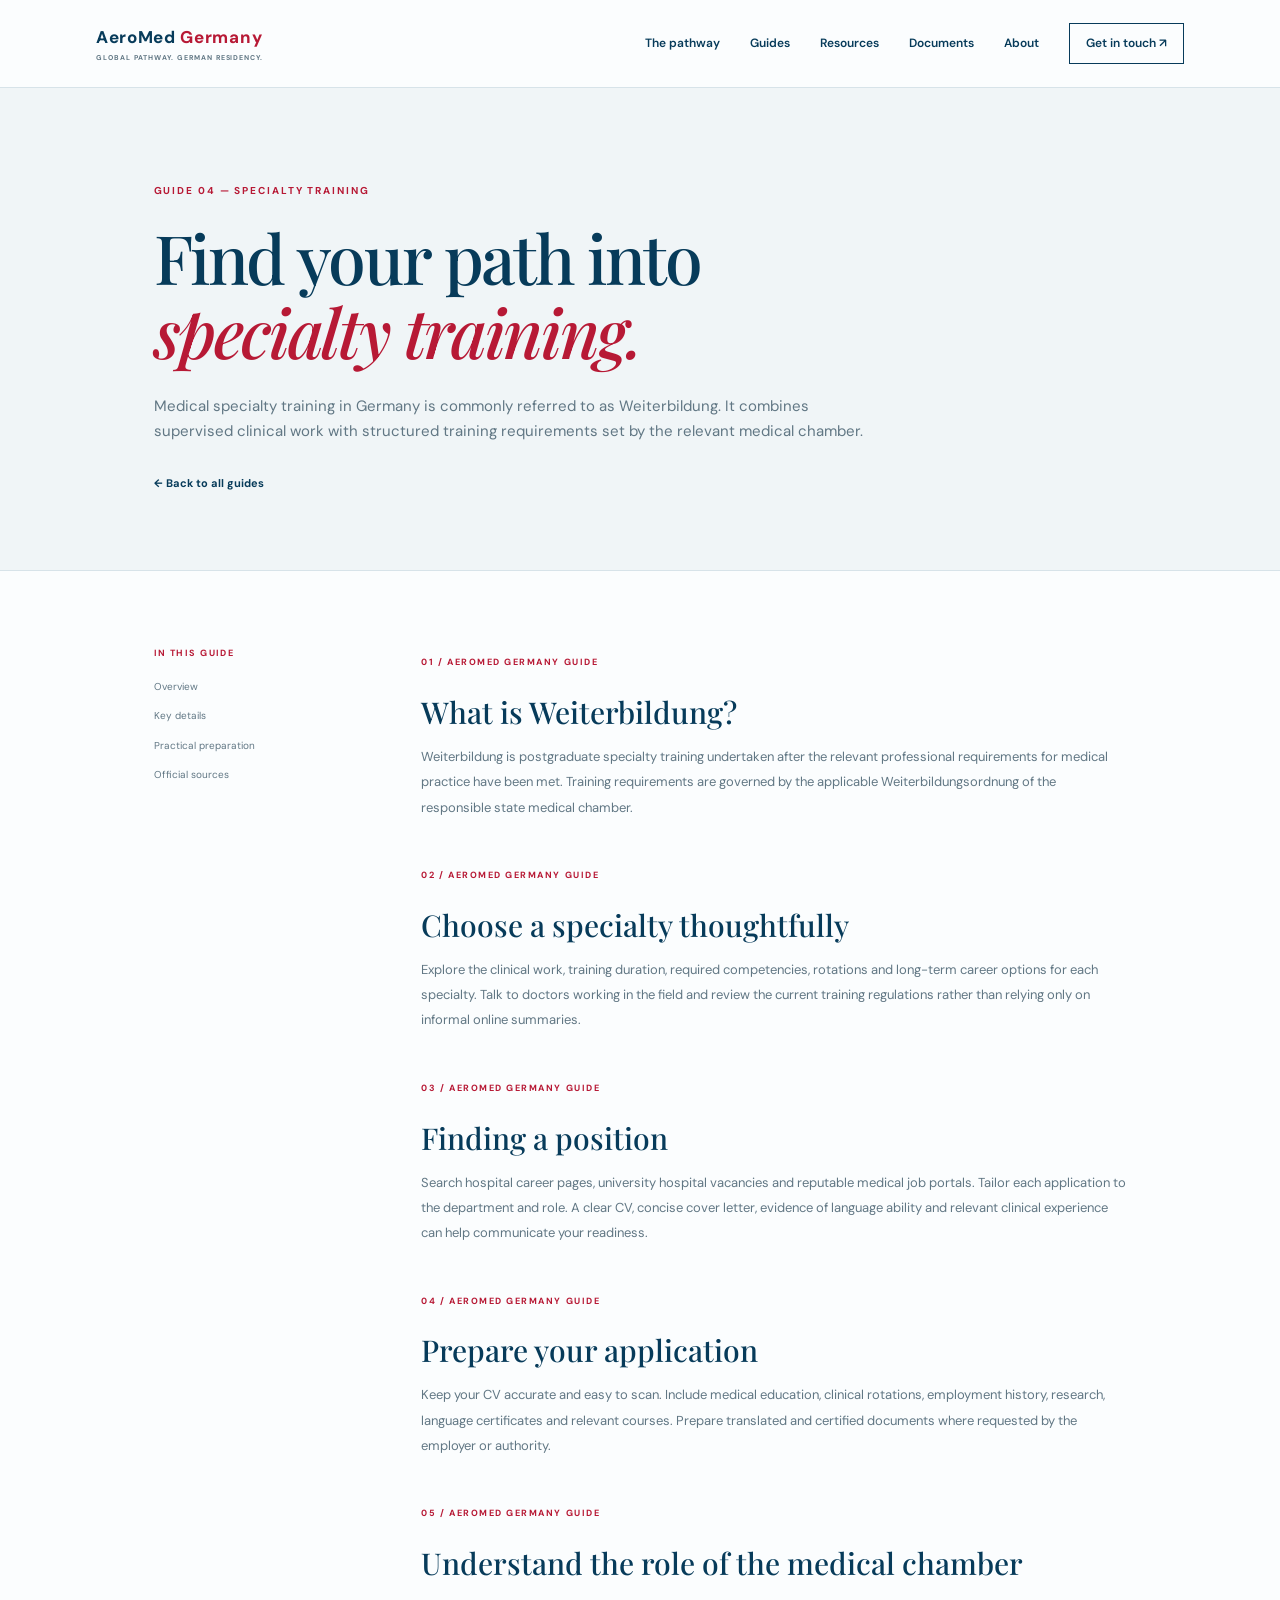
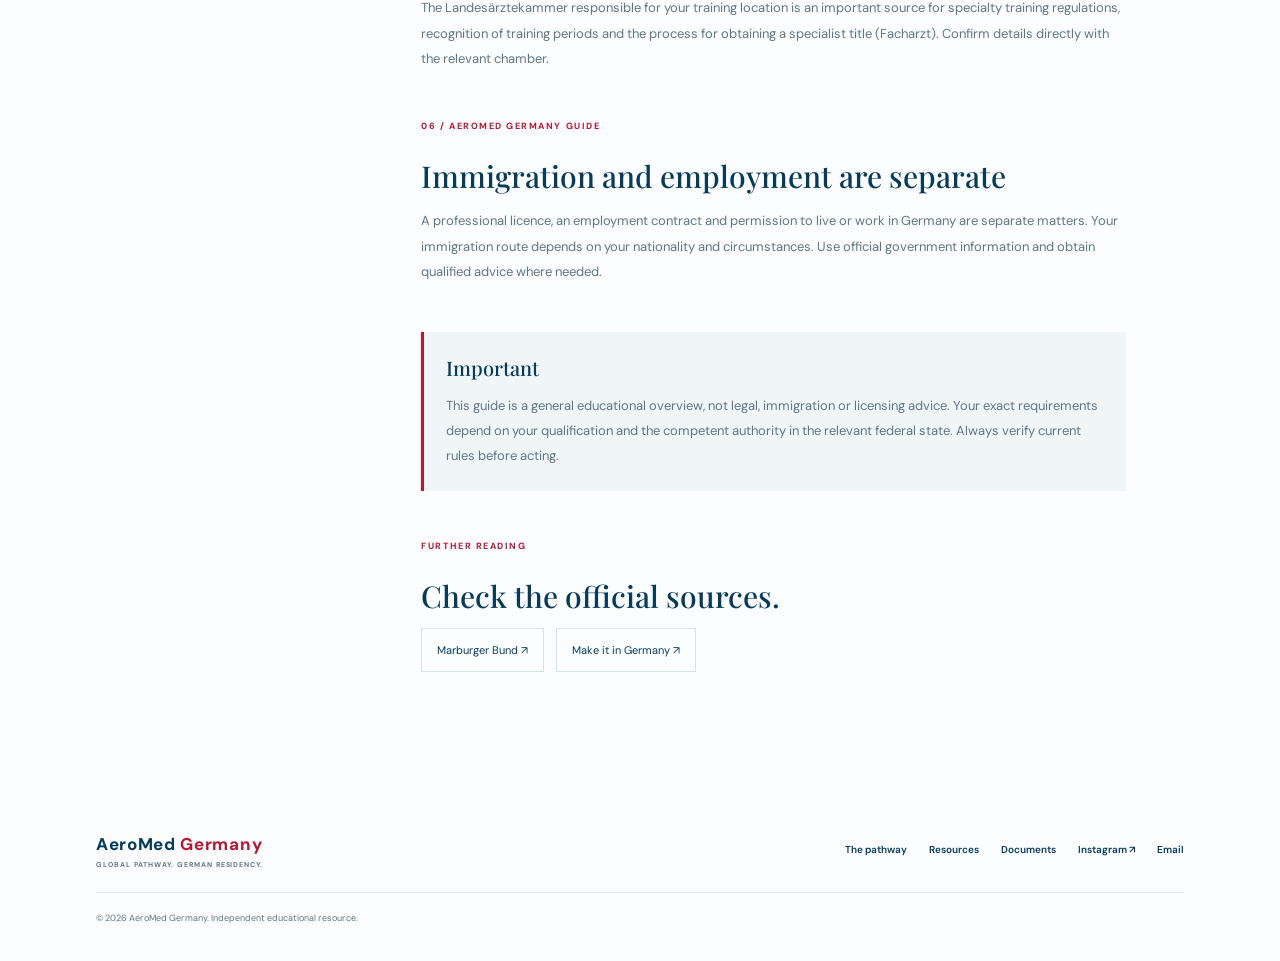
<file: residency.html>
<!doctype html>
<html lang="en"><head><meta charset="utf-8"><meta name="viewport" content="width=device-width, initial-scale=1">
<meta name="theme-color" content="#073b5a">
<link rel="preconnect" href="https://fonts.googleapis.com"><link rel="preconnect" href="https://fonts.gstatic.com" crossorigin>
<link href="https://fonts.googleapis.com/css2?family=DM+Sans:wght@400;500;600;700&family=Playfair+Display:wght@500;600;700&display=swap" rel="stylesheet"><link rel="stylesheet" href="styles.css">
<link rel="canonical" href="https://germanpg854.github.io/residency.html"></head><body><header class="site-header"><a class="brand" href="index.html"><span class="brand-name">AeroMed <span>Germany</span><small>GLOBAL PATHWAY. GERMAN RESIDENCY.</small></span></a><button class="menu-toggle" aria-label="Open navigation" aria-expanded="false">☰</button><nav class="main-nav"><a href="index.html#pathway">The pathway</a><a href="index.html#guides">Guides</a><a href="index.html#resources">Resources</a><a href="documents.html">Documents</a><a href="index.html#about">About</a><a class="nav-cta" href="mailto:germanpg854@gmail.com">Get in touch ↗</a></nav></header><main id="main">
<title>Medical Residency & Facharzt Training in Germany | AeroMed Germany</title><meta name="description" content="An introduction to medical specialty training (Weiterbildung) and finding residency positions in Germany."><section class="article-hero"><p class="eyebrow">GUIDE 04 — SPECIALTY TRAINING</p><h1>Find your path into<br><em>specialty training.</em></h1><p class="article-intro">Medical specialty training in Germany is commonly referred to as Weiterbildung. It combines supervised clinical work with structured training requirements set by the relevant medical chamber.</p><a class="text-link" href="index.html#guides">← Back to all guides</a></section>
<section class="article-body"><aside class="article-aside"><b>IN THIS GUIDE</b><a href="#section-1">Overview</a><a href="#section-2">Key details</a><a href="#section-3">Practical preparation</a><a href="#official">Official sources</a></aside><div class="article-content"><section id="section-1"><p class="topic-meta">01 / AEROMED GERMANY GUIDE</p><h2>What is Weiterbildung?</h2><p>Weiterbildung is postgraduate specialty training undertaken after the relevant professional requirements for medical practice have been met. Training requirements are governed by the applicable Weiterbildungsordnung of the responsible state medical chamber.</p></section><section id="section-2"><p class="topic-meta">02 / AEROMED GERMANY GUIDE</p><h2>Choose a specialty thoughtfully</h2><p>Explore the clinical work, training duration, required competencies, rotations and long-term career options for each specialty. Talk to doctors working in the field and review the current training regulations rather than relying only on informal online summaries.</p></section><section id="section-3"><p class="topic-meta">03 / AEROMED GERMANY GUIDE</p><h2>Finding a position</h2><p>Search hospital career pages, university hospital vacancies and reputable medical job portals. Tailor each application to the department and role. A clear CV, concise cover letter, evidence of language ability and relevant clinical experience can help communicate your readiness.</p></section><section id="section-4"><p class="topic-meta">04 / AEROMED GERMANY GUIDE</p><h2>Prepare your application</h2><p>Keep your CV accurate and easy to scan. Include medical education, clinical rotations, employment history, research, language certificates and relevant courses. Prepare translated and certified documents where requested by the employer or authority.</p></section><section id="section-5"><p class="topic-meta">05 / AEROMED GERMANY GUIDE</p><h2>Understand the role of the medical chamber</h2><p>The Landesärztekammer responsible for your training location is an important source for specialty training regulations, recognition of training periods and the process for obtaining a specialist title (Facharzt). Confirm details directly with the relevant chamber.</p></section><section id="section-6"><p class="topic-meta">06 / AEROMED GERMANY GUIDE</p><h2>Immigration and employment are separate</h2><p>A professional licence, an employment contract and permission to live or work in Germany are separate matters. Your immigration route depends on your nationality and circumstances. Use official government information and obtain qualified advice where needed.</p></section><section class="article-callout"><b>Important</b><p>This guide is a general educational overview, not legal, immigration or licensing advice. Your exact requirements depend on your qualification and the competent authority in the relevant federal state. Always verify current rules before acting.</p></section><section id="official"><p class="topic-meta">FURTHER READING</p><h2>Check the official sources.</h2><div class="article-links"><a href="https://www.marburger-bund.de/" target="_blank" rel="noopener">Marburger Bund ↗</a><a href="https://www.make-it-in-germany.com/en/" target="_blank" rel="noopener">Make it in Germany ↗</a></div></section></div></section></main><footer class="site-footer"><a class="brand footer-brand" href="index.html"><span class="brand-name">AeroMed <span>Germany</span><small>GLOBAL PATHWAY. GERMAN RESIDENCY.</small></span></a><div class="footer-links"><a href="index.html#pathway">The pathway</a><a href="index.html#resources">Resources</a><a href="documents.html">Documents</a><a href="https://www.instagram.com/germanpg854/" target="_blank" rel="noopener">Instagram ↗</a><a href="mailto:germanpg854@gmail.com">Email</a></div><p>© <span id="year"></span> AeroMed Germany. Independent educational resource.</p></footer><script src="script.js"></script></body></html>
</file>
<file: styles.css>
:root{--ink:#073b5a;--muted:#617784;--cream:#f0f5f7;--paper:#fbfdfe;--line:#d7e3e9;--accent:#b71935;--serif:"Playfair Display",Georgia,serif;--sans:"DM Sans",Arial,sans-serif}*{box-sizing:border-box}html{scroll-behavior:smooth;scroll-padding-top:90px}body{margin:0;background:var(--paper);color:var(--ink);font-family:var(--sans);line-height:1.65}a{color:inherit}.skip-link{position:absolute;left:-999px;top:0;background:white;padding:10px;z-index:100}.skip-link:focus{left:10px}.site-header{height:88px;padding:0 7.5%;display:flex;align-items:center;justify-content:space-between;border-bottom:1px solid var(--line);background:rgba(251,253,254,.96);position:sticky;top:0;z-index:20;backdrop-filter:blur(12px)}.brand{display:flex;align-items:center;gap:11px;text-decoration:none}.brand-name{font-size:17px;font-weight:750;letter-spacing:.04em;color:var(--ink);white-space:nowrap}.brand-name>span{color:var(--accent)}.brand-name small{display:block;font-size:7px;letter-spacing:.14em;color:var(--muted);font-weight:700;margin-top:1px}.brand-mark{width:38px;height:38px;border:1px solid var(--ink);display:grid;place-items:center;font:600 21px var(--serif)}.brand-mark span{color:var(--accent)}.main-nav{display:flex;align-items:center;gap:30px}.main-nav a,.footer-links a{text-decoration:none;font-size:12px;font-weight:600}.main-nav a:hover,.footer-links a:hover{color:var(--accent)}.main-nav .nav-cta{border:1px solid var(--ink);padding:10px 16px}.menu-toggle{display:none;background:none;border:0;font-size:25px;color:var(--ink)}.hero{padding:75px 7.5% 84px;display:grid;grid-template-columns:1.02fr .98fr;gap:6%;align-items:center;min-height:600px}.eyebrow{font-size:10px;font-weight:700;letter-spacing:.19em;color:var(--accent);margin:0 0 20px}.eyebrow span{display:inline-block;width:7px;height:7px;border-radius:50%;background:var(--accent);margin-right:8px}.hero h1,.section h2,.feature-copy h2,.official-copy h2,.about-section h2{font:500 clamp(43px,5.4vw,70px)/1.1 var(--serif);letter-spacing:-.035em;margin:0}.hero h1 em,.section h2 em,.feature-copy h2 em,.official-copy h2 em,.about-section h2 em{color:var(--accent);font-weight:500}.hero-intro{max-width:530px;color:var(--muted);font-size:15px;margin:25px 0 30px}.hero-actions{display:flex;align-items:center;gap:25px;flex-wrap:wrap}.button{display:inline-flex;gap:24px;align-items:center;text-decoration:none;padding:14px 20px;font-size:11px;font-weight:700;letter-spacing:.04em}.button-dark{background:var(--ink);color:white}.button-dark:hover{background:#294443}.button-light{border:1px solid rgba(255,255,255,.55);color:white}.text-link{font-size:11px;font-weight:700;text-decoration:none}.hero-note{display:flex;gap:13px;align-items:center;margin-top:52px;color:var(--muted);font-size:10px;line-height:1.8}.hero-note b{color:var(--ink)}.note-icon{font-size:23px;color:var(--accent)}.hero-art{height:440px;position:relative;overflow:hidden;background:#dce3dc;color:var(--ink);padding:20px}.art-top,.art-bottom{position:absolute;left:22px;right:22px;display:flex;justify-content:space-between;font-size:8px;font-weight:700;letter-spacing:.16em;z-index:4}.art-top{top:20px}.art-bottom{bottom:18px}.art-sun{position:absolute;width:190px;height:190px;border-radius:50%;background:#c6a950;top:78px;right:16%;opacity:.9}.arch{position:absolute;bottom:0;border:1px solid rgba(7,59,90,.45);border-bottom:0;border-radius:120px 120px 0 0}.arch-one{height:320px;width:220px;left:17%;background:#e5eff3}.arch-two{height:260px;width:180px;left:42%;background:#8caebb}.art-line{position:absolute;height:1px;background:var(--ink);width:75%;bottom:95px;left:12%}.art-caption{position:absolute;left:12%;bottom:112px;font:600 31px/.98 var(--serif);letter-spacing:.04em;z-index:3}.art-caption i{color:#91152a;font-style:normal}.trust-strip{background:var(--ink);color:#e8e8df;min-height:62px;padding:0 7.5%;display:flex;align-items:center;justify-content:space-between;gap:15px;font-size:9px;letter-spacing:.15em;font-weight:700}.trust-strip span:first-child{color:#c6a950}.trust-strip i{color:#c6a950;font-style:normal}.section{padding:105px 7.5%}.section-heading{display:flex;justify-content:space-between;align-items:end;gap:40px;margin-bottom:48px}.section h2,.feature-copy h2,.official-copy h2,.about-section h2{font-size:clamp(38px,4.3vw,55px)}.section-summary{max-width:390px;color:var(--muted);font-size:13px;margin:0 0 4px}.pathway-grid{display:grid;grid-template-columns:repeat(4,1fr);border:1px solid var(--line)}.path-card{min-height:290px;padding:25px 23px;border-right:1px solid var(--line);position:relative;background:#fff}.path-card:last-child{border:0}.card-number{font-size:9px;letter-spacing:.15em;color:var(--accent)}.card-icon{font-size:26px;margin:25px 0 14px;color:var(--accent)}.path-card h3,.topic-card h3{font:500 22px var(--serif);margin:0 0 12px}.path-card p,.topic-card p{font-size:11px;color:var(--muted);line-height:1.8;margin:0 0 20px}.path-card a,.topic-card a{font-size:10px;font-weight:700;text-decoration:none;border-bottom:1px solid #c9c9c1;padding-bottom:4px}.path-card a span{color:var(--accent)}.small-print{font-size:10px;color:var(--muted);margin-top:16px}.feature-section{display:grid;grid-template-columns:1fr 1fr;background:var(--ink);color:white;min-height:480px}.feature-image{position:relative;min-height:430px;background:linear-gradient(145deg,#b8cfd8,#e1e9eb);overflow:hidden}.feature-image:before{content:"";position:absolute;width:250px;height:330px;border:1px solid #47778d;border-bottom:0;border-radius:140px 140px 0 0;bottom:0;left:25%;background:linear-gradient(180deg,#edf3f3,#8caebb)}.feature-image:after{content:"";position:absolute;width:170px;height:170px;border-radius:50%;background:#b71935;right:12%;top:60px}.feature-stamp{position:absolute;z-index:2;top:50px;left:12%;font:600 24px/.95 var(--serif);color:var(--ink);transform:rotate(-7deg)}.feature-stamp span{color:var(--accent)}.feature-image-label{position:absolute;z-index:3;bottom:22px;left:25px;color:var(--ink);font-size:8px;letter-spacing:.18em;font-weight:700}.feature-copy{padding:75px 12%;align-self:center}.feature-copy .eyebrow{color:#c6a950}.feature-copy h2 em{color:#c6a950}.feature-copy>p:not(.eyebrow){font-size:12px;color:#c3ceca;max-width:440px;margin:22px 0}.check-list{padding:0;list-style:none;margin:25px 0 30px}.check-list li{font-size:11px;color:#e1e5df;margin:12px 0}.check-list li:before{content:"✓";color:#c6a950;margin-right:12px}.topic-section{background:var(--cream)}.topic-grid{display:grid;grid-template-columns:repeat(2,1fr);gap:14px}.topic-card{padding:30px;background:var(--paper);border:1px solid var(--line);min-height:220px}.topic-meta{font-size:9px;color:var(--accent);letter-spacing:.17em;font-weight:700;margin-bottom:24px}.topic-card h3{font-size:25px}.topic-card p{max-width:520px}.topic-card a{display:inline-block;margin-top:4px}.official-section{padding:100px 7.5%;display:grid;grid-template-columns:.9fr 1.1fr;gap:10%;align-items:start}.official-copy>p:not(.eyebrow){font-size:12px;color:var(--muted);max-width:400px;margin-top:24px}.resource-list{border-top:1px solid var(--line)}.resource-list a{display:flex;justify-content:space-between;align-items:center;padding:19px 4px;border-bottom:1px solid var(--line);text-decoration:none}.resource-list a>span:first-child{display:flex;flex-direction:column;gap:4px}.resource-list small{font-size:8px;letter-spacing:.15em;color:var(--accent);font-weight:700}.resource-list b{font:500 18px var(--serif)}.resource-list a>span:last-child{font-size:18px}.about-section{background:#e7e8df;text-align:center;padding:90px 20px}.about-section .eyebrow{margin-bottom:18px}.about-section>p:not(.eyebrow){max-width:610px;margin:22px auto 28px;color:#65706c;font-size:13px}.disclaimer{padding:28px 7.5%;background:#f0eee7;border-top:1px solid var(--line)}.disclaimer b{font-size:11px}.disclaimer p{font-size:10px;color:var(--muted);max-width:900px;margin:6px 0 0}.site-footer{padding:35px 7.5%;display:grid;grid-template-columns:1fr auto;gap:22px;align-items:center}.footer-brand{width:max-content}.footer-links{display:flex;gap:22px}.footer-links a{font-size:10px}.site-footer>p{grid-column:1/-1;font-size:9px;color:var(--muted);margin:0;border-top:1px solid var(--line);padding-top:18px}
@media(max-width:900px){.site-header{padding:0 5%}.main-nav{gap:16px}.hero{padding:60px 5%;gap:4%}.hero-art{height:390px}.section,.official-section{padding:75px 5%}.pathway-grid{grid-template-columns:repeat(2,1fr)}.path-card:nth-child(2){border-right:0}.path-card:nth-child(-n+2){border-bottom:1px solid var(--line)}.feature-copy{padding:60px 9%}.trust-strip{padding:0 5%;font-size:8px}}
@media(max-width:650px){.site-header{height:72px}.menu-toggle{display:block}.main-nav{display:none;position:absolute;top:71px;left:0;right:0;padding:20px 6%;background:var(--paper);border-bottom:1px solid var(--line);flex-direction:column;align-items:flex-start;gap:18px}.main-nav.open{display:flex}.hero{grid-template-columns:1fr;padding:58px 6% 55px;gap:42px}.hero h1{font-size:49px}.hero-art{height:350px}.trust-strip{flex-wrap:wrap;justify-content:center;padding:15px 5%;gap:9px 14px}.trust-strip span:first-child{width:100%;text-align:center}.section{padding:72px 6%}.section-heading{display:block;margin-bottom:32px}.section-summary{margin-top:20px}.pathway-grid{grid-template-columns:1fr}.path-card{border-right:0;border-bottom:1px solid var(--line);min-height:250px}.path-card:nth-child(2){border-bottom:1px solid var(--line)}.path-card:last-child{border-bottom:0}.feature-section{grid-template-columns:1fr}.feature-image{min-height:330px}.feature-copy{padding:55px 7%}.topic-grid{grid-template-columns:1fr}.official-section{grid-template-columns:1fr;gap:35px;padding:75px 6%}.about-section{padding:75px 7%}.site-footer{grid-template-columns:1fr;padding:30px 6%}.footer-links{flex-wrap:wrap;gap:14px 20px}.site-footer>p{grid-column:auto}}
@media(prefers-reduced-motion:reduce){html{scroll-behavior:auto}}

.article-hero{padding:95px 12% 75px;background:var(--cream);border-bottom:1px solid var(--line)}.article-hero h1{font:500 clamp(42px,5.5vw,68px)/1.1 var(--serif);letter-spacing:-.035em;margin:0;max-width:850px}.article-hero h1 em{color:var(--accent);font-weight:500}.article-intro{max-width:720px;color:var(--muted);font-size:15px;margin:25px 0}.article-body{padding:75px 12%;display:grid;grid-template-columns:190px 1fr;gap:8%}.article-aside{position:sticky;top:115px;align-self:start;display:flex;flex-direction:column;gap:13px}.article-aside b{font-size:9px;letter-spacing:.16em;color:var(--accent);margin-bottom:5px}.article-aside a{font-size:10px;text-decoration:none;color:var(--muted)}.article-aside a:hover{color:var(--accent)}.article-content section{margin-bottom:48px;scroll-margin-top:110px}.article-content h2{font:500 30px/1.2 var(--serif);margin:0 0 14px}.article-content section>p:not(.topic-meta){font-size:13px;color:var(--muted);line-height:1.95;margin:0}.article-callout{padding:22px;background:var(--cream);border-left:3px solid var(--accent)}.article-callout b{font:500 20px var(--serif)}.article-callout p{margin-top:8px!important}.article-links{display:flex;flex-wrap:wrap;gap:12px}.article-links a{font-size:11px;text-decoration:none;border:1px solid var(--line);padding:12px 15px}.article-links a:hover{border-color:var(--accent)}@media(max-width:650px){.article-hero{padding:65px 6%}.article-body{padding:55px 6%;grid-template-columns:1fr;gap:35px}.article-aside{position:static;flex-direction:row;flex-wrap:wrap}.article-aside b{width:100%}.article-content h2{font-size:26px}}


.founders-section{background:var(--paper)}.founder-grid{display:grid;grid-template-columns:repeat(2,minmax(0,1fr));gap:16px}.founder-card{padding:30px;border:1px solid var(--line);background:#fff;min-height:160px}.founder-role{font-size:9px;letter-spacing:.17em;font-weight:700;color:var(--accent)}.founder-card h3{font:500 27px/1.2 var(--serif);color:var(--ink);margin:17px 0 7px}.founder-card p{font-size:12px;color:var(--muted);margin:0}@media(max-width:650px){.founder-grid{grid-template-columns:1fr}.founder-card{padding:24px}}

/* Public documents library and secure administrator upload area */
.library-page{max-width:1000px;margin:0 auto;padding:78px 7.5% 90px;min-height:55vh}.library-heading{padding:0 0 38px;border-bottom:1px solid var(--line)}.library-heading h1,.admin-card h1{font:500 clamp(42px,5vw,62px)/1.08 var(--serif);letter-spacing:-.035em;color:var(--ink);margin:0}.library-heading h1 em{color:var(--accent);font-weight:500}.library-heading>p:last-child,.admin-intro{color:var(--muted);font-size:14px;max-width:620px;margin:18px 0 0}.library-list{padding-top:26px}.library-status,.admin-status{font-size:13px;color:var(--muted)}.library-status.is-error,.admin-status.is-error{color:#a3162d}.document-list{list-style:none;padding:0;margin:18px 0}.document-list li{padding:17px 18px;border:1px solid var(--line);background:#fff;margin:0 0 10px;display:flex;justify-content:space-between;align-items:center;gap:16px}.document-list li>span,.document-list li>div{display:flex;flex-direction:column;gap:3px}.document-list li a{color:var(--ink);text-decoration:none;font-weight:700}.document-list li a:hover{color:var(--accent)}.document-list li small{color:var(--muted);font-size:11px}.library-admin-link{margin-top:45px;font-size:12px}.library-admin-link a,.admin-back{color:var(--ink);font-weight:700;text-decoration:none}.admin-page{min-height:65vh;padding:65px 20px;background:var(--cream)}.admin-card{width:min(100%,600px);margin:0 auto;padding:36px;background:var(--paper);border:1px solid var(--line)}.admin-card h1{font-size:38px}.login-form,.upload-form{display:grid;gap:10px;margin-top:24px}.login-form label,.upload-form label{font-size:12px;font-weight:700;color:var(--ink)}.login-form input,.upload-form input{width:100%;border:1px solid #b7c8d0;background:white;padding:12px;font:inherit;color:var(--ink);border-radius:2px}.login-form .button,.upload-form .button{justify-self:start;margin-top:8px;cursor:pointer;border:0}.login-form button:disabled,.upload-form button:disabled{opacity:.6;cursor:wait}.notice{padding:13px 15px;margin-top:18px;font-size:12px}.notice-warning{background:#fff2d1;border-left:3px solid #bd8f17;color:#57440c}.admin-status{min-height:20px;margin:12px 0}.upload-panel{border-top:1px solid var(--line);margin-top:28px;padding-top:24px}.upload-heading{display:flex;justify-content:space-between;align-items:center;gap:16px}.upload-heading .eyebrow{margin-bottom:7px}.upload-heading h2{font:500 27px var(--serif);margin:0}.button-quiet{border:1px solid var(--line);color:var(--ink);background:white;padding:9px 13px;font:600 11px var(--sans);cursor:pointer}.upload-form small{color:var(--muted);font-size:11px}.admin-doc-heading{font:500 20px var(--serif);margin:30px 0 10px}.document-delete{border:1px solid var(--line);background:#fff;color:#8d1730;border-radius:2px;padding:7px 10px;cursor:pointer;font:600 11px var(--sans)}.document-delete:disabled{opacity:.5}.admin-footnote{border-top:1px solid var(--line);padding-top:17px;margin-top:24px;font-size:11px;color:var(--muted)}@media(max-width:650px){.library-page{padding:55px 6% 65px}.admin-page{padding:36px 14px}.admin-card{padding:25px 20px}.admin-card h1{font-size:32px}.upload-heading{align-items:flex-start}.document-list li{padding:14px 12px}}
</file>
